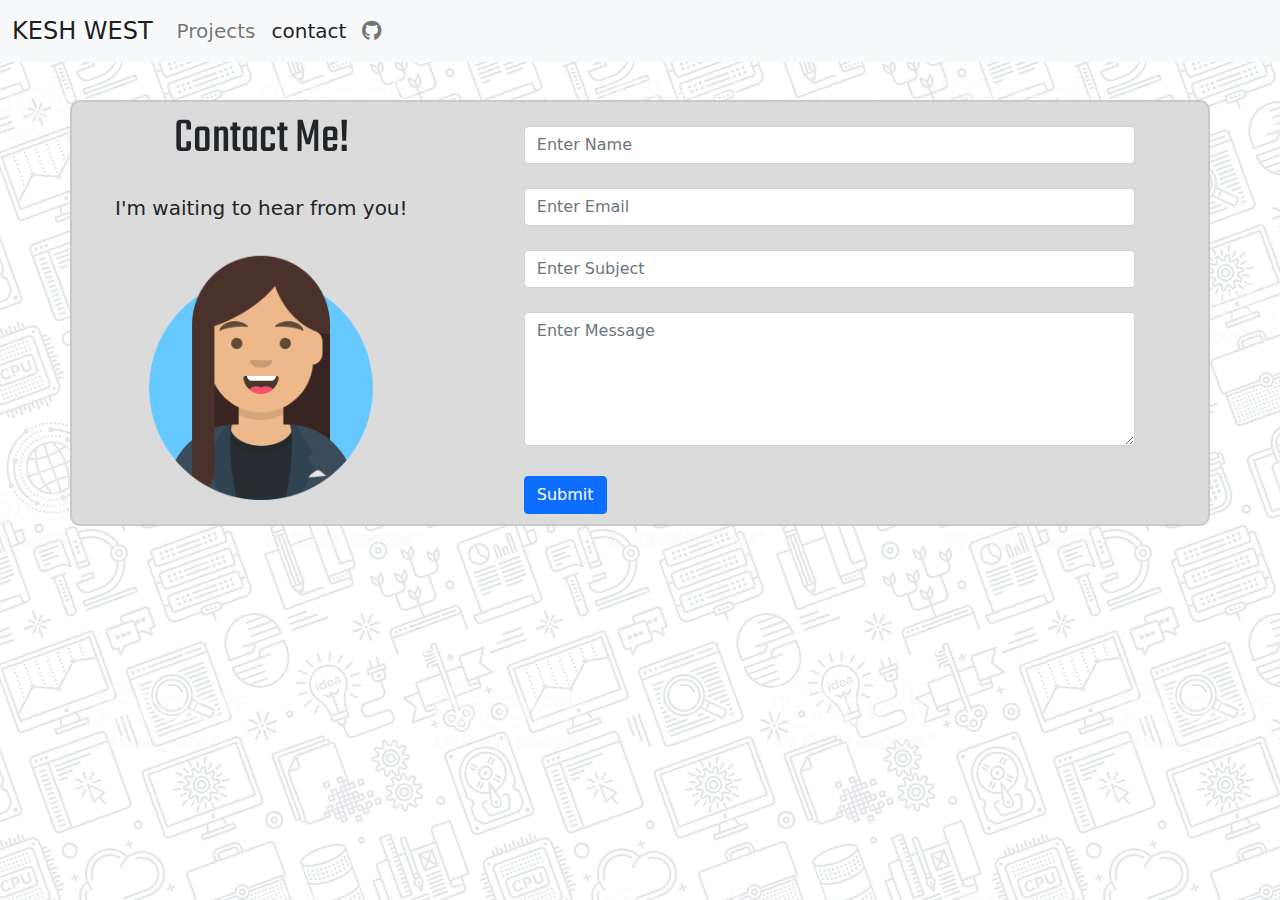
<file: pages/contact.html>
<!doctype html>
<html lang="en">
  <head>
    <!-- Required meta tags -->
    <meta charset="utf-8">
    <meta name="viewport" content="width=device-width, initial-scale=1">

    <!-- Bootstrap CSS -->
    <link href="../css/bootstrap.css" rel="stylesheet">
    <link href="../css/all.css" rel="stylesheet">
    <link href="../css/style.css" rel="stylesheet">
    <link rel="preconnect" href="https://fonts.googleapis.com">
    <link rel="preconnect" href="https://fonts.gstatic.com" crossorigin>
    <link href="https://fonts.googleapis.com/css2?family=Teko:wght@700&display=swap" rel="stylesheet">

    <title>West Portfolio</title>
  </head>
  <body class="bg-2">
    <nav class="fs-5 navbar navbar-expand-lg navbar-light bg-light fixed-top">
        <div class="container-fluid">
            <a class="fs-4 navbar-brand" href="../index.html">KESH WEST</a>
            <button class="navbar-toggler" type="button" data-bs-toggle="collapse" data-bs-target="#navbarSupportedContent" aria-controls="navbarSupportedContent" aria-expanded="false" aria-label="Toggle navigation">
              <span class="navbar-toggler-icon"></span>
            </button>
            <div class="collapse navbar-collapse" id="navbarSupportedContent">
              <ul class="navbar-nav me-auto mb-2 mb-lg-0">
                <li class="nav-item">
                  <a class="nav-link" href="projects.html">Projects</a>
                </li>
                <li class="nav-item">
                  <a class="nav-link active" aria-current="page" href="contact.html">contact</a>
                </li>
                <li class="nav-item">
                  <a class="nav-link" href="https://github.com/keshwest">
                    <i class="fab fa-github"></i>
                    </a>
                </li>
              </ul>   
            </div>
          </div>
    </nav>

        <div id="form-bg" class="container">
          <div class="row">
            <div class="col mx-auto">
              <div>
                <p class="text-center byline"> Contact Me!</p>
                <p class="lead text-center">I'm waiting to hear from you!</p>
                 <div class="d-flex justify-content-center"><img src="../images/avataaars_2.png" class="w-75" id="contact-img"></div>
              </div>
            </div>
            
            <div class="col-md-8">
              <form class="contact-form" action="https://formspree.io/f/mzbyvbyv" method="post">
                <div class="form-group">
                  <label class="control-label col-sm-2" for="name"></label>
                  <div class="col-sm-10 mx-auto">          
                  <input type="text" class="form-control" id="name" placeholder="Enter Name" name="name">
                  </div>
                </div>
                <div class="form-group">
                  <label class="control-label col-sm-2" for="email"></label>
                  <div class="col-sm-10 mx-auto">
                  <input type="email" class="form-control" id="email" placeholder="Enter Email" name="email">
                  </div>
                </div>
                <div class="form-group">
                  <label class="control-label col-sm-2" for="subject"></label>
                  <div class="col-sm-10 mx-auto">          
                  <input type="text" class="form-control" id="subject" placeholder="Enter Subject" name="subject">
                  </div>
                </div>
                <div class="form-group">
                  <label class="control-label col-sm-2" for="message"></label>
                  <div class="col-sm-10 mx-auto">
                  <textarea class="form-control" rows="5" id="message" placeholder="Enter Message" name="message"></textarea>
                  </div>
                </div>
                <div class="form-group">        
                  <div class="col-sm-offset-2 col-sm-10 mx-auto">
                  <button id="submit-btn" type="submit" class="btn btn-primary" data-bs-toggle="modal" data-bs-target="#sendModal">Submit</button>
                  </div>
                </div>
              </form>
            </div>
          </div>
        </div>
        <!-- Modal -->
<div class="modal fade" id="sendModal" tabindex="-1" aria-labelledby="sendModalLabel" aria-hidden="true">
  <div class="modal-dialog">
    <div class="modal-content">
      <div class="modal-header">
        <h5 class="modal-title" id="exampleModalLabel">Message Sent!</h5>
        <button type="button" class="btn-close" data-bs-dismiss="modal" aria-label="Close"></button>
      </div>
      <div class="modal-body">
        <img class="w-100" src="../images/mail.gif">
      </div>
    </div>
  </div>
</div>

    <script src="../js/bootstrap.js"> </script>
        
  </body>
</html>
</file>
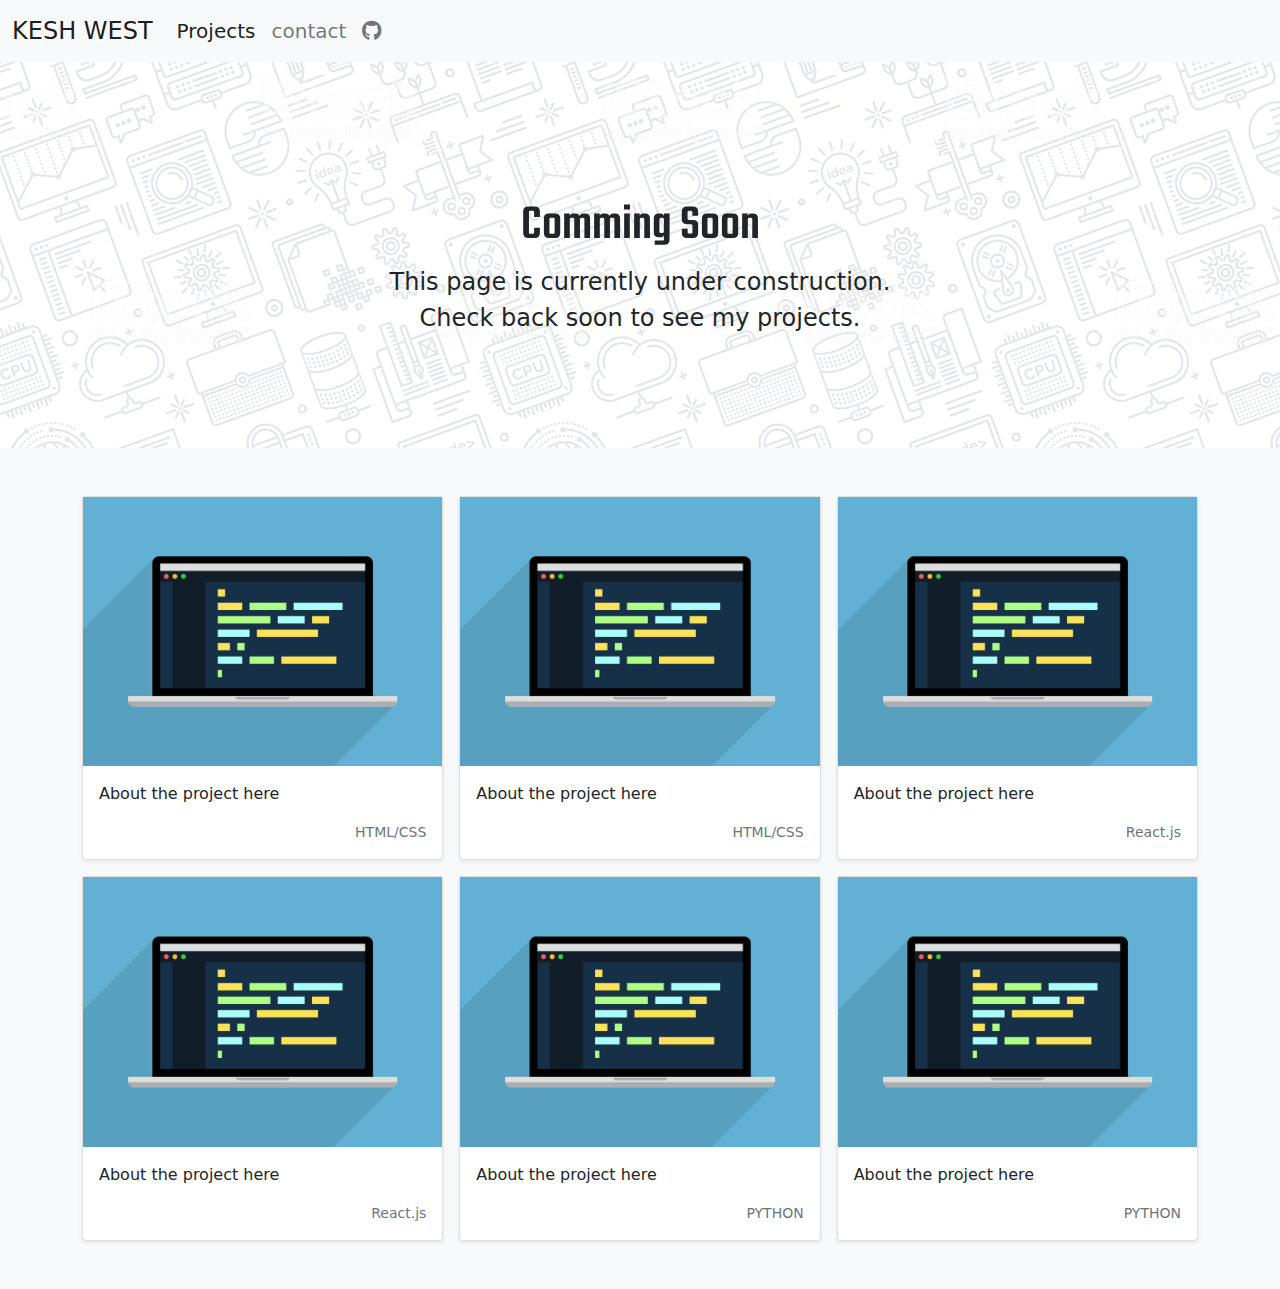
<file: pages/projects.html>
<!doctype html>
<html lang="en">
  <head>
    <!-- Required meta tags -->
    <meta charset="utf-8">
    <meta name="viewport" content="width=device-width, initial-scale=1">

    <!-- Bootstrap CSS -->
    <link href="../css/bootstrap.css" rel="stylesheet">
    <link href="../css/all.css" rel="stylesheet">
    <link href="../css/style.css" rel="stylesheet">
    <link rel="preconnect" href="https://fonts.googleapis.com">
    <link rel="preconnect" href="https://fonts.gstatic.com" crossorigin>
    <link href="https://fonts.googleapis.com/css2?family=Teko:wght@700&display=swap" rel="stylesheet">

    <title>West Portfolio</title>
  </head>
  <body>
    <nav class="fs-5 navbar navbar-expand-lg navbar-light bg-light fixed-top">
        <div class="container-fluid">
            <a class="fs-4 navbar-brand" href="../index.html">KESH WEST</a>
            <button class="navbar-toggler" type="button" data-bs-toggle="collapse" data-bs-target="#navbarSupportedContent" aria-controls="navbarSupportedContent" aria-expanded="false" aria-label="Toggle navigation">
              <span class="navbar-toggler-icon"></span>
            </button>
            <div class="collapse navbar-collapse" id="navbarSupportedContent">
              <ul class="navbar-nav me-auto mb-2 mb-lg-0">
                <li class="nav-item">
                  <a class="nav-link active" aria-current="page" href="projects.html">Projects</a>
                </li>
                <li class="nav-item">
                  <a class="nav-link" href="contact.html">contact</a>
                </li> 
                <li class="nav-item">
                    <a class="nav-link" href="https://github.com/keshwest">
                      <i class="fab fa-github"></i>
                      </a>
                  </li>
              </ul>  
            </div>
          </div>
        </nav>
      

        <div class="bg-1 bg-2">
          <section  class="py-5 text-center container">
            <div class="row py-lg-5">
              <div class="col-lg-6 col-md-8 mx-auto">
                <h1 class="byline b1">Comming Soon</h1>
                <p class="lead fs-4">This page is currently under construction. Check back soon to see my projects.</p>
              </div>
            </div>
          </section>
        
          <div class="album py-5 bg-light">
            <div class="container">
        
              <div class="row row-cols-1 row-cols-sm-2 row-cols-md-3 g-3">

                  <div class="col">
                      <div class="card shadow-sm">
                        <img class="w-100" src="../images/developer.gif" aria-label="Project: place-holder">              
                        <div class="card-body">
                          <p class="card-text">About the project here</p>
                          <div class="d-flex justify-content-between align-items-center">
                            <div class="btn-group">
                            </div>
                            <small class="text-muted">HTML/CSS</small>
                          </div>
                        </div>
                      </div>
                    </div>

                <div class="col">
                  <div class="card shadow-sm">
                   <img class="w-100" src="../images/developer.gif" aria-label="Project: place-holder">
                    <div class="card-body">
                      <p class="card-text">About the project here</p>
                      <div class="d-flex justify-content-between align-items-center">
                        <div class="btn-group">
                        </div>
                        <small class="text-muted">HTML/CSS</small>
                      </div>
                    </div>
                  </div>
                </div>

                <div class="col">
                  <div class="card shadow-sm">
                   <img class="w-100" src="../images/developer.gif" aria-label="Project: place-holder">          
                    <div class="card-body">
                      <p class="card-text">About the project here</p>
                      <div class="d-flex justify-content-between align-items-center">
                        <div class="btn-group">
                        </div>
                        <small class="text-muted">React.js</small>
                      </div>
                    </div>
                  </div>
                </div>
        
                <div class="col">
                  <div class="card shadow-sm">
                   <img class="w-100" src="../images/developer.gif" aria-label="Project: place-holder">         
                    <div class="card-body">
                      <p class="card-text">About the project here</p>
                      <div class="d-flex justify-content-between align-items-center">
                        <div class="btn-group">
                        </div>
                        <small class="text-muted">React.js</small>
                      </div>
                    </div>
                  </div>
                </div>

                <div class="col">
                  <div class="card shadow-sm">
                   <img class="w-100" src="../images/developer.gif" aria-label="Project: place-holder">          
                    <div class="card-body">
                      <p class="card-text">About the project here</p>
                      <div class="d-flex justify-content-between align-items-center">
                        <div class="btn-group">
                        </div>
                        <small class="text-muted">PYTHON</small>
                      </div>
                    </div>
                  </div>
                </div>
                <div class="col">
                  <div class="card shadow-sm">
                   <img class="w-100" src="../images/developer.gif" aria-label="Project: place-holder">         
                    <div class="card-body">
                      <p class="card-text">About the project here</p>
                      <div class="d-flex justify-content-between align-items-center">
                        <div class="btn-group">
                        </div>
                        <small class="text-muted">PYTHON</small>
                      </div>
                    </div>
                  </div>
                </div>
              </div>
            </div>
          </div>
        
        </main>

    <script src="../js/bootstrap.js"> </script>

  </body>
</html>
</file>
<file: css/style.css>
body{
    background-color: whitesmoke; 
}

/* text scramble */
.text {
    font-family: monospace;
    font-weight: 100;
    font-size: 70px;
    color: #3b3b3b;
    padding: 0px 50px 0px 50px;
  }
  .dud {
    color: #757575;
  }
  
.bio-link {
    text-decoration: none;
    color: white;
    background-color: #0d6efd;
    padding: 0px 3px 3px 3px;
    border-radius: 5px 5px 5px 5px;
}

.bio-link:hover {
    color: white;
    background-color: #0b5eda;
}

#form-bg {
    background-color: rgb(219, 219, 219);
    border: rgb(201, 201, 201) solid 2px;
    border-radius: 10px 10px 10px 10px;
    margin-bottom: 30px;
    margin-top: 100px;
}

#submit-btn {
    margin: 30px 0px 10px 0px;
}

#static{
    width: 300px;
    height: auto;
    justify-content: center;
    padding: 10px 10px 150px 10px;
    transition-delay: 0.1s;
    
}
 
  #static:hover {
    content: url(../images/avataaars.png);
    
  }

  #contact-img{
    display: flex;
    align-items: center;
    justify-content: center;
    width: 200px
    ;
    padding: 0px 10px 10px 10px;
} 

.snap-container {
  width: 100%;
  height: 100vh;
  overflow: auto;
  overflow-y: scroll;
  scroll-snap-points-y: repeat(100vh);
  scroll-snap-type: y mandatory;
  will-change: scroll-snap-type;
}
.snap-section {
 /*  position: sticky;
  top: 0; */
  display: flex;
  align-items: center;
  justify-content: center;
  flex: wrap;
  scroll-snap-align: start;
  width: 100%;
  height: 100vh;
  scroll-snap-align: start;
  opacity: 1;
}


.bg-1{
    background-color: #ffffff;
    background-image: linear-gradient(315deg, #ffffff 0%, #c3cdd8 74%);
    
}

.bg-2{
    background-image: url("../images/pattern-2.png");
    background-color: #ffffff;
}

.pad-flex{
    padding: 100px 100px 0px 100px;
}

.bio-txt{
    font-size: 1.25rem;
    font-weight: 300;
    padding: 0px 220px 0 220px;
}

.byline{
    font-size: 50px;
    font-family: 'Teko', sans-serif; 
}

.b1{
    margin-top: 100px;
}

#greet-txt{
    padding: 20px;
}

@media only screen and (max-width: 950px){
    .bio-txt{
        padding: 0 30px 0 30px;
        font-size: 1.2rem;
    }
}

@media only screen and (max-width: 800px){
    .text{  
        font-size: 40px;
    }
    .bio-txt{
        padding: 0 20px 0 20px;
        font-size: 1.2rem;
        
        
    }
    .bio-link{
        padding: 0px 2px 2px 2px;
    }
    #greet-txt{
        margin-top: 50px;
        padding: 0px 50px 0px 50px;
    }
}

@media only screen and (max-width: 655px){
    .text{  
        font-size: 25px;
    }
    .bio-link{
        padding: 0px 2px 2px 2px;
    }
    .pad-flex{
        padding: 20px;
    }
    .bio-txt{
        padding: 0 20px 0 20px;
        font-weight: 300;
        font-size: 1rem;
        line-height: 1.5 !important; 
    }
    #job-byline{
        margin-top: 40px;
    }

    #static{
        padding: 10px 10px 0px 10px;
        width: 240px;
    }
    #greet-txt{
        font-size: 1.75rem;
        margin-top: 70px;
    }

    .byline{
        font-size: 40px;
        font-family: 'Teko', sans-serif; 
    }
}

@media only screen and (max-width: 300px){
    .bio-txt{
        padding: 0px 10px 0 10px;
        font-weight: 300;
        font-size: 1rem;
        line-height: 1.2 !important; 
    }
    #greet-txt{
        font-size: 1.5rem;
        margin-top: 40px;
    }
    .text{  
        font-size: 19px;
        padding: 0px 20px 0px 20px;
    }
    .bio-link{
        padding: 0px 1px 1px 1px;
    }
}
</file>
